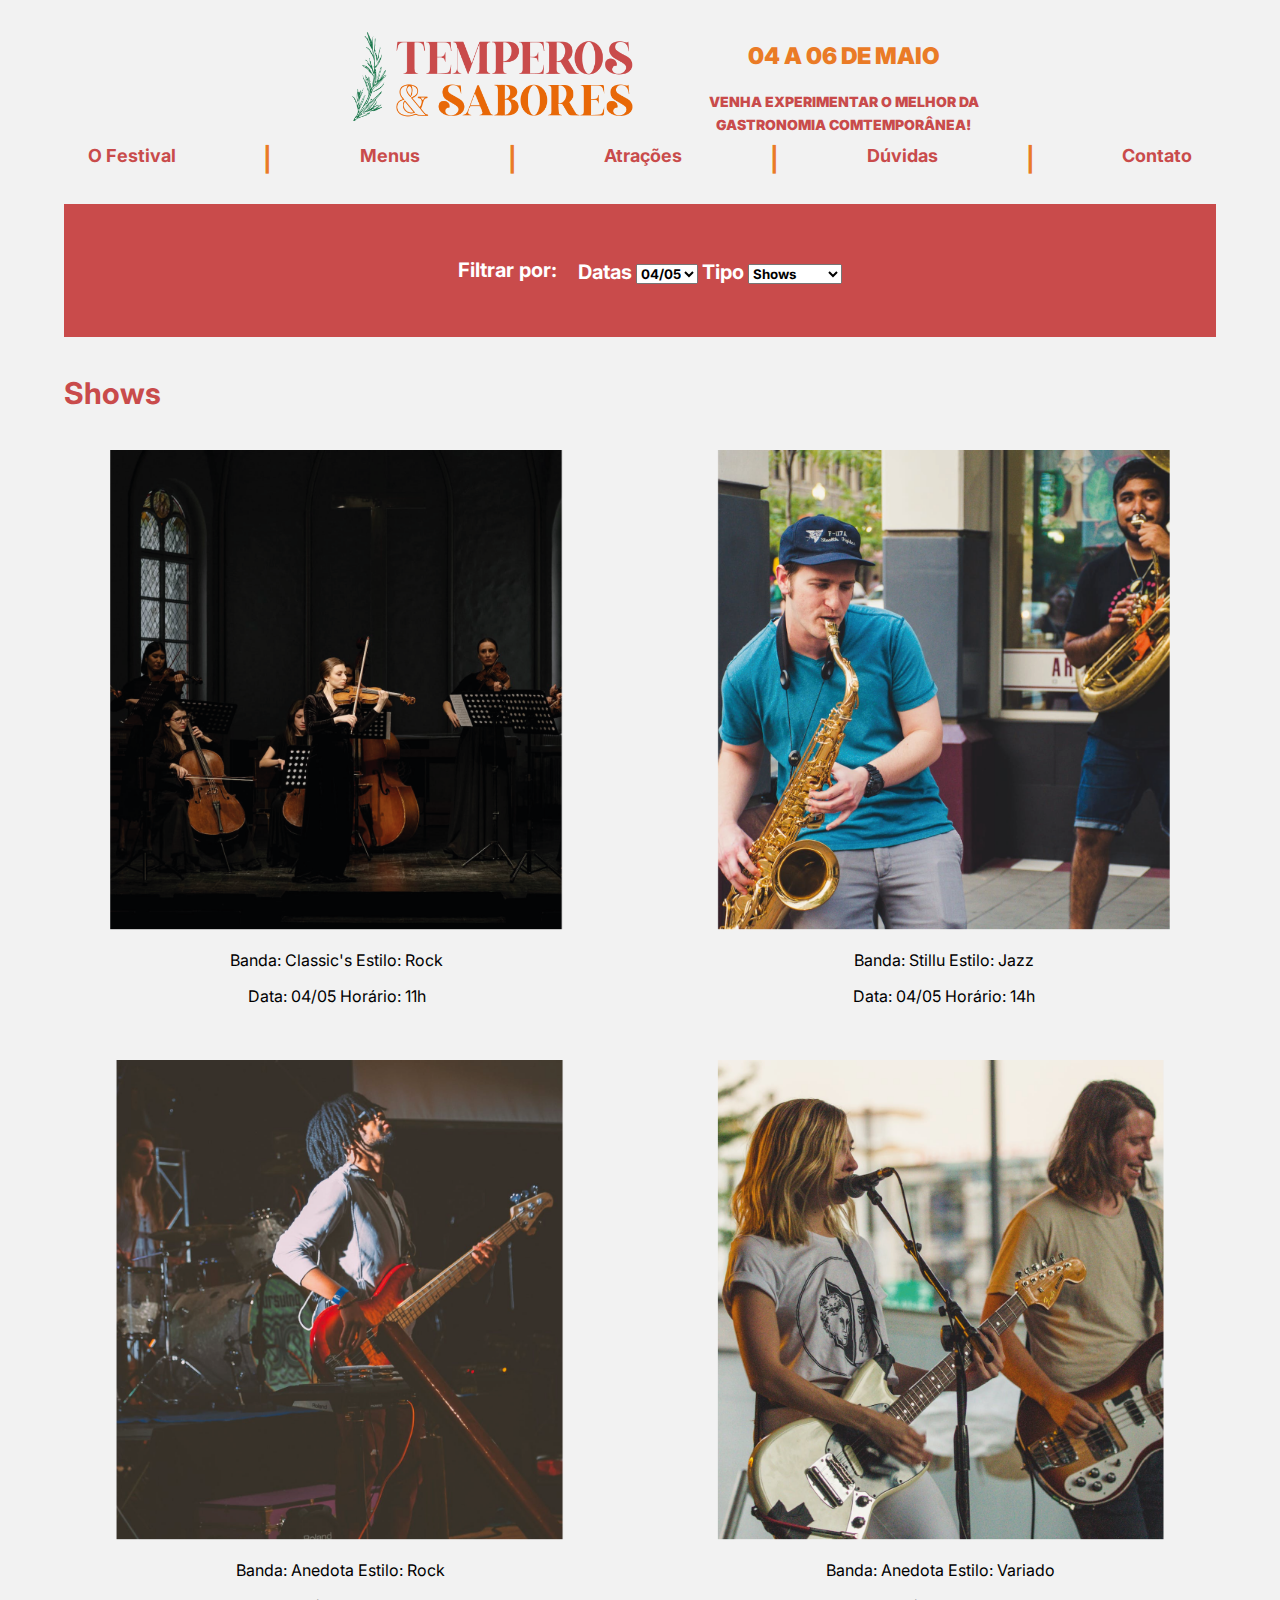
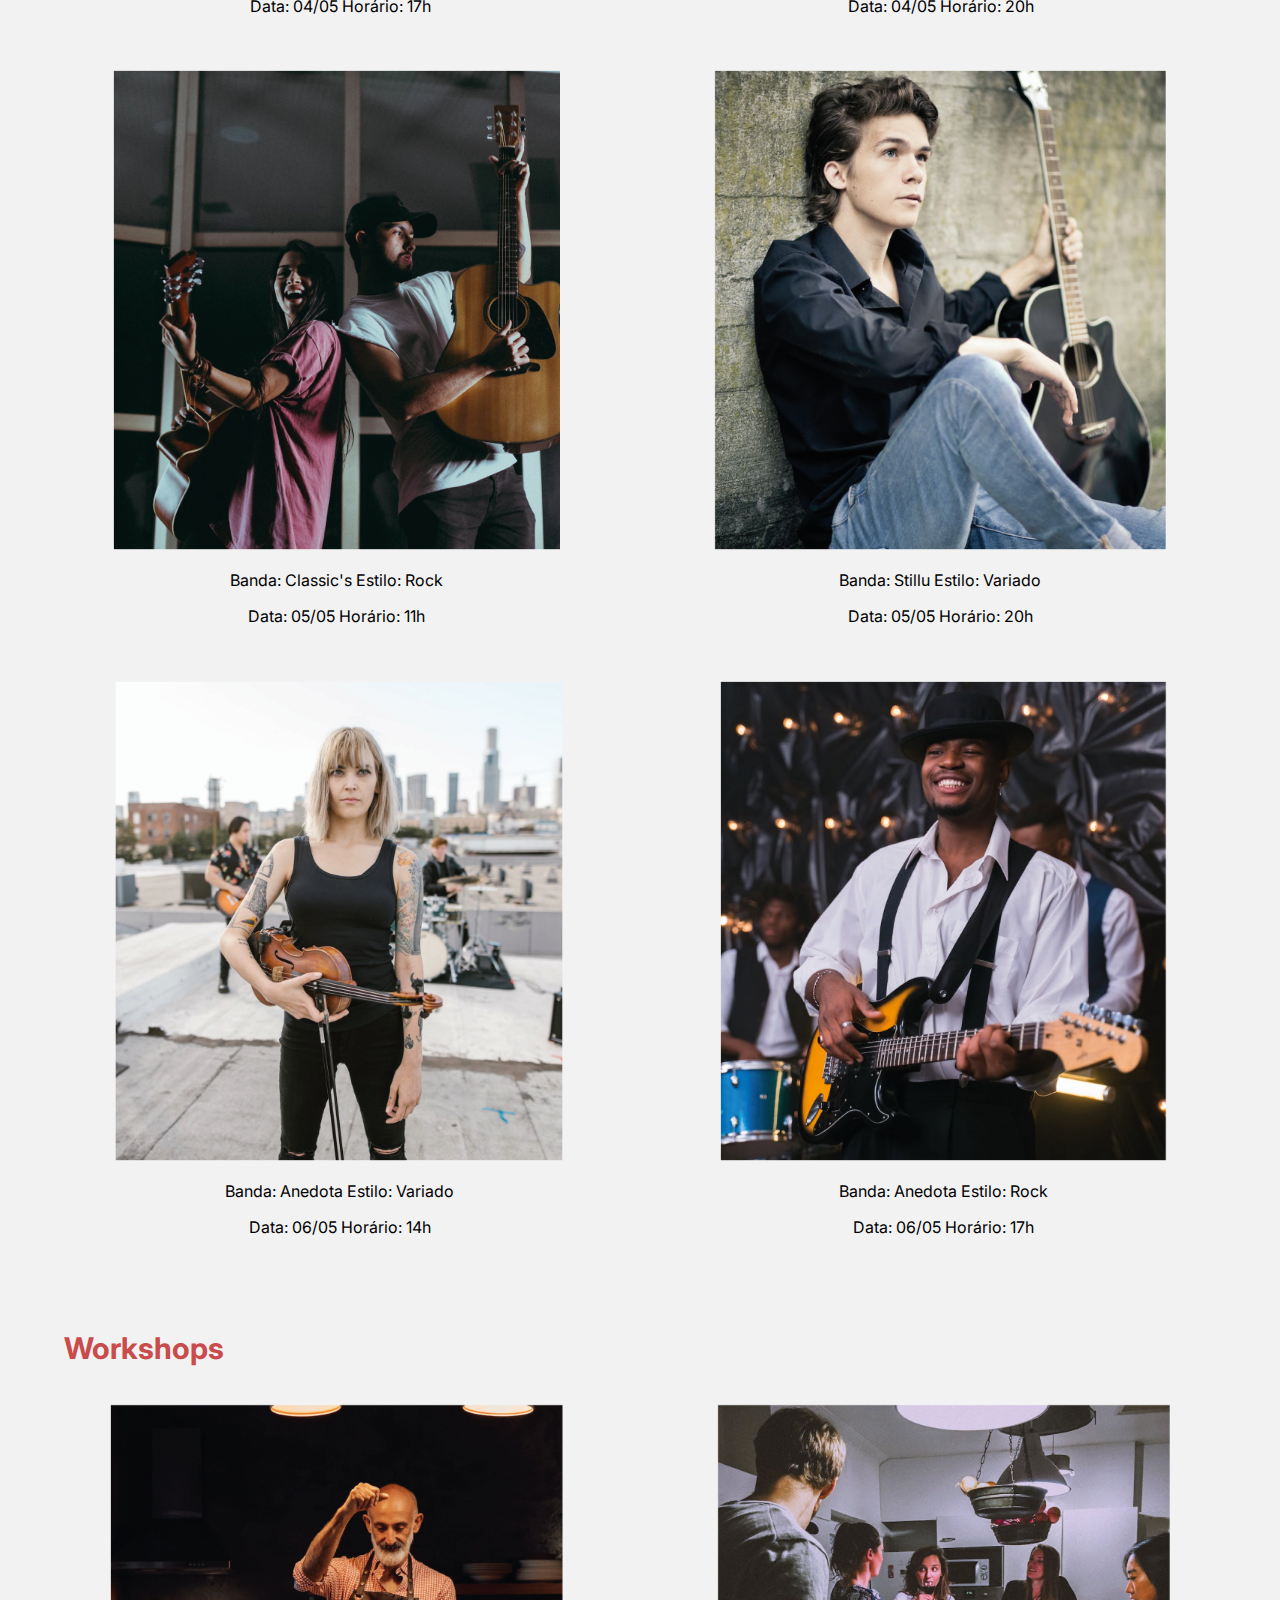
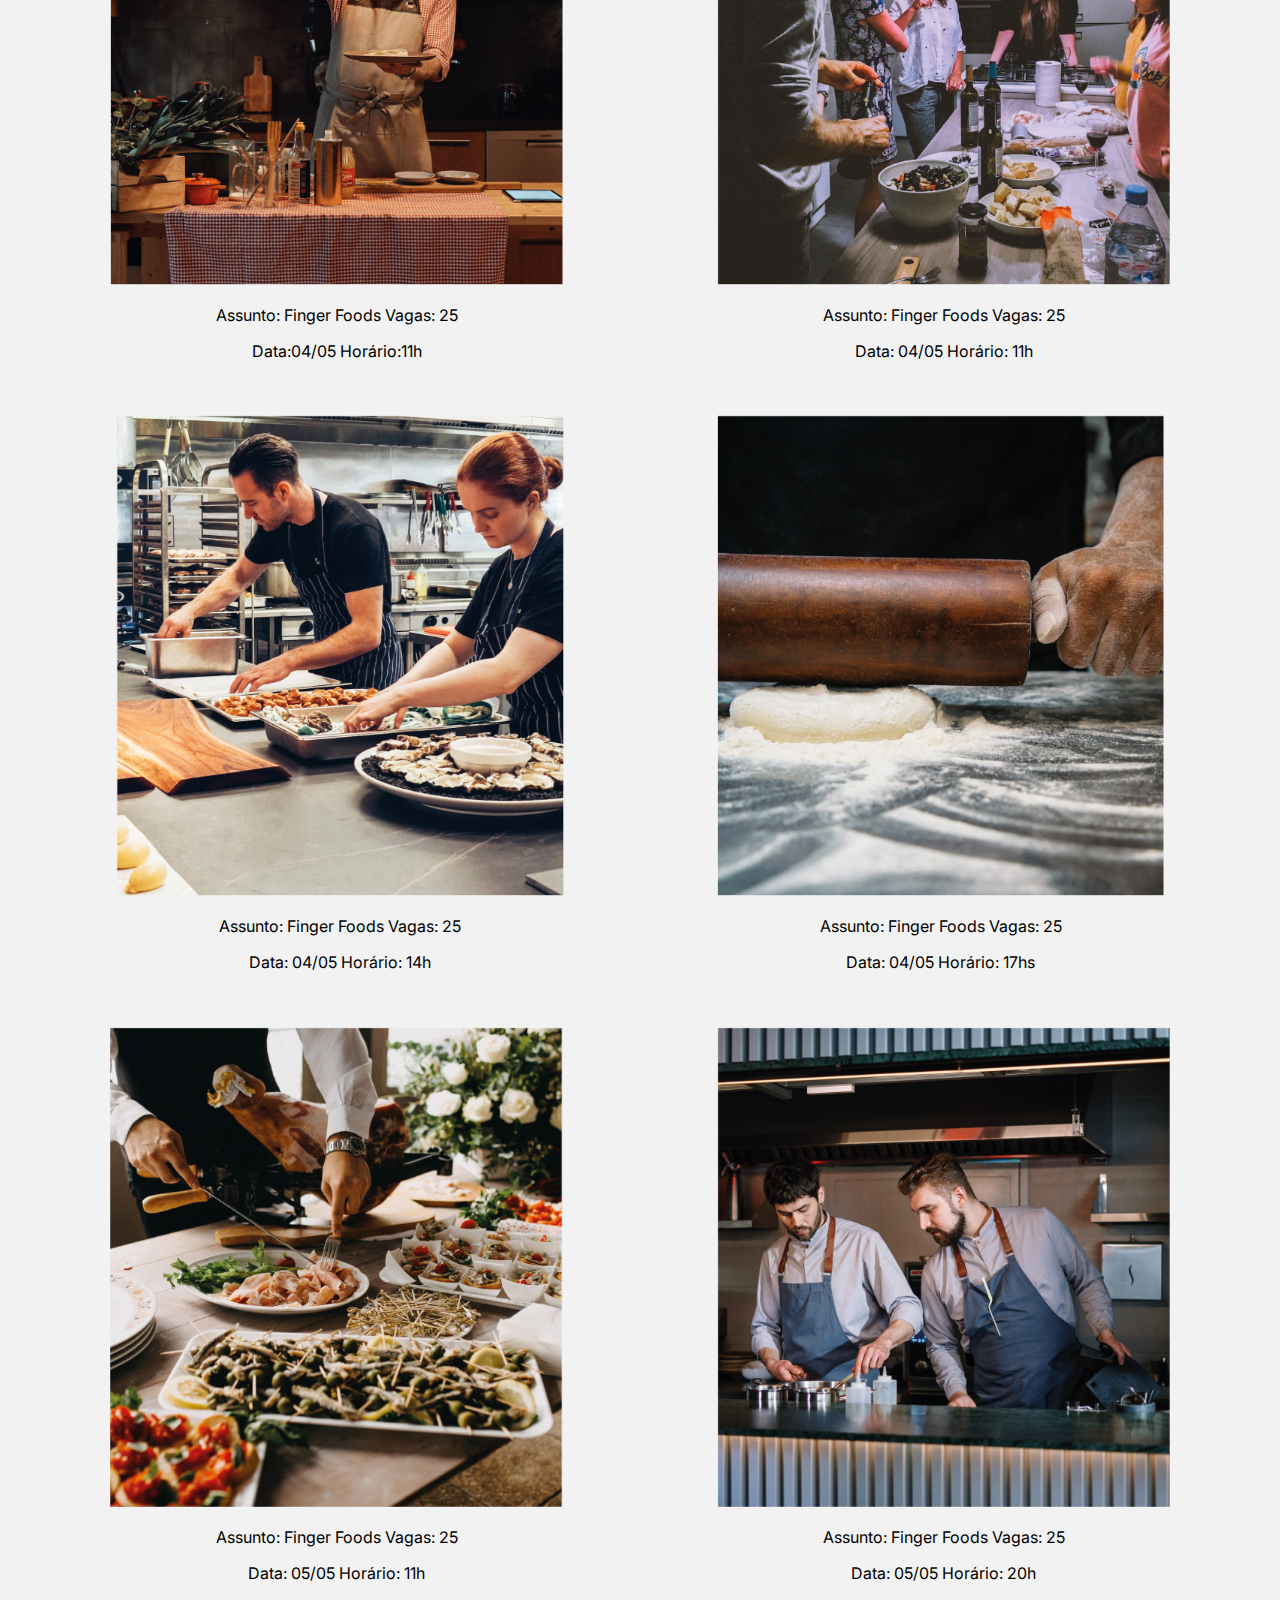
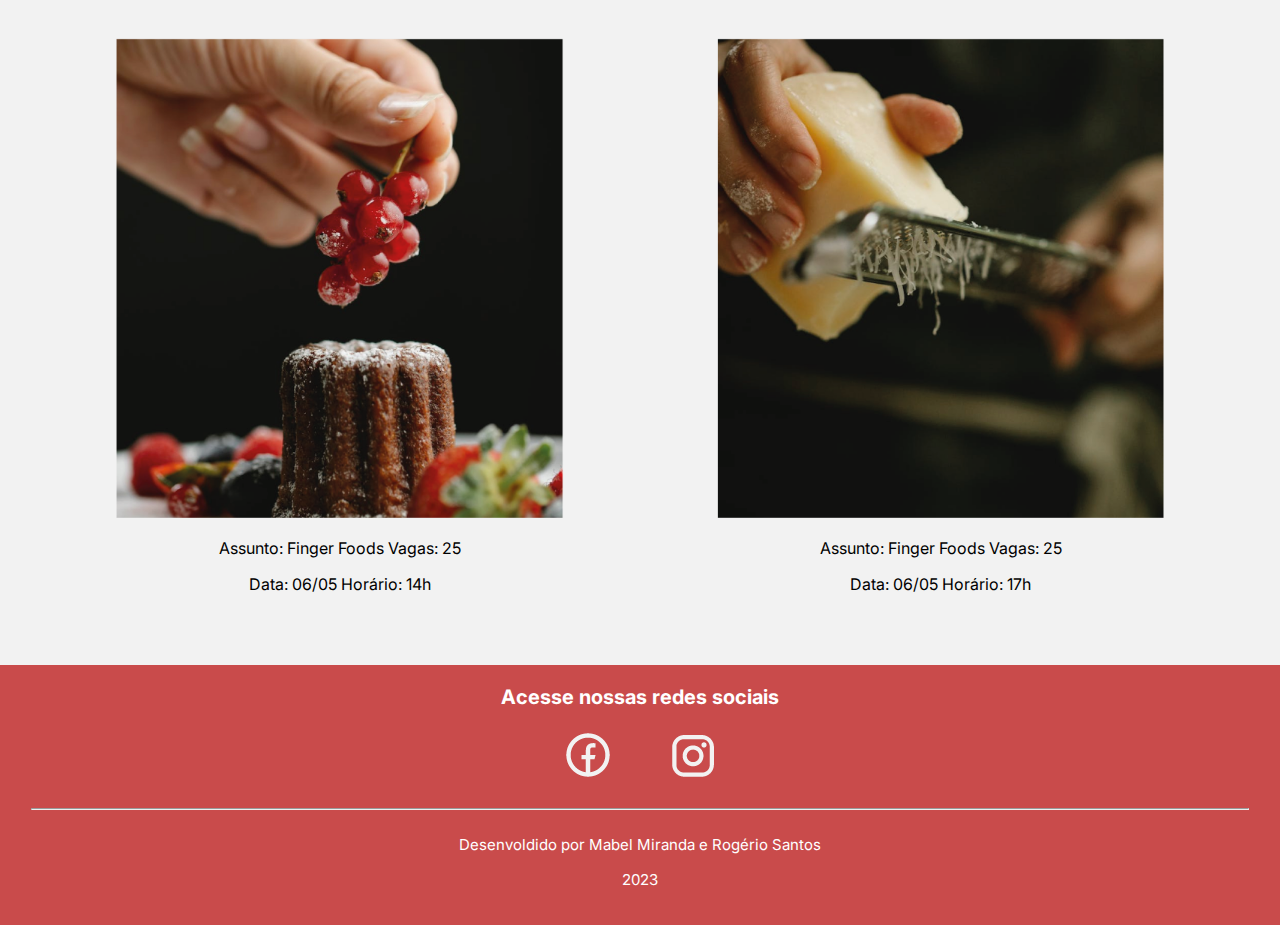
<file: atracoes.html>
<!DOCTYPE html>
<html lang="pt-br">

<head>
    <meta charset="UTF-8">
    <meta http-equiv="X-UA-Compatible" content="IE=edge">
    <meta name='viewport' content='width=device-width, initial-scale=1, maximum-scale=1, minimum-scale=1'>
    <title>Festival Gastronômico Temperos & Sabores</title>
    <meta name="keywords" content="comida, bebida, festival, evento, gastronomia">
    <meta name="description" content="site sobre comidas e bebidas, festival gastronômico, evento gastronômico">
    <link rel="stylesheet" href="styles/atracoes.css">
    <link rel="preconnect" href="https://fonts.googleapis.com">
    <link rel="preconnect" href="https://fonts.gstatic.com" crossorigin>
    <link href="https://fonts.googleapis.com/css2?family=Inter&display=swap" rel="stylesheet">
</head>

<body>

    <header class="cabecalho">

        <div class="containerLogo">
            <a href="index.html">
                <img class="logo" src="imagens/logotipo.png" alt="logotipo do site" />
            </a>
        </div>

        <div class="containerApresentacao">
            <p class="data"><strong>04 A 06 DE MAIO</strong></p>
            <span class="texto"><strong>VENHA EXPERIMENTAR O MELHOR DA<p>GASTRONOMIA COMTEMPORÂNEA!</strong></p></span>
        </div>

    </header>

    <main class="containerCorpo">

        <nav class="containerNav">
            <span class="menuNav"><b><a class="link" href="ofestival.html">O Festival</a></b></span><span
                class="barraNav">|</span>
            <span class="menuNav"><b><a class="link" href="menus.html">Menus</a></b></span><span
                class="barraNav">|</span>
            <span class="menuNav"><b><a class="link" href="atracoes.html">Atrações</a></b></span><span
                class="barraNav">|</span>
            <span class="menuNav"><b><a class="link" href="duvidas.html">Dúvidas</a></b></span><span
                class="barraNav">|</span>
            <span class="menuNav"><b><a class="link" href="contato.html">Contato</a></b></span>
        </nav>

        <section>

            <div class="seletor">
                <form class="filtro">
                    <fieldset>
                        <p class="filtrar">Filtrar por:</p>
                        <div class="containerFiltrar">
                            <label class="datas" for="datas">Datas</label>
                            <select name="datas" id="selecionarDatas">
                                <option value="quatro">04/05</option>
                                <option value="cinco">05/05</option>
                                <option value="seis">06/05</option>
                            </select>

                            <label class="tipos" for="tipo">Tipo</label>
                            <select name="tipo" id="selecionarTipos">
                                <option value="show">Shows</option>
                                <option value="workshop">Workshops</option>
                            </select>
                        </div>
                    </fieldset>
                </form><br>
            </div>

        </section>

        <section>

            <div>
                <h1 class="titulo">Shows</h1>
            </div>

            <div class="menuGrade">
                <article class="imagens">
                    <img class="imgShows" src="imagens/menuShows1.png" alt="músico músicos banda" />
                    <p class="descricao">Banda: Classic's Estilo: Rock</p>
                    <p class="descricao">Data: 04/05 Horário: 11h</p>
                </article>

                <article class="imagens">
                    <img class="imgShows" src="imagens/menuShows2.png" alt="músico músicos banda" />
                    <p class="descricao">Banda: Stillu Estilo: Jazz</p>
                    <p class="descricao">Data: 04/05 Horário: 14h</p>
                </article>

                <article class="imagens">
                    <img class="imgShows" src="imagens/menuShows3.png" alt="músico músicos banda" />
                    <p class="descricao">Banda: Anedota Estilo: Rock</p>
                    <p class="descricao">Data: 04/05 Horário: 17h</p>
                </article>

                <article class="imagens">
                    <img class="imgShows" src="imagens/menuShows4.png" alt="músico músicos banda" />
                    <p class="descricao">Banda: Anedota Estilo: Variado</p>
                    <p class="descricao">Data: 04/05 Horário: 20h</p>
                </article>

                <article class="imagens">
                    <img class="imgShows" src="imagens/menuShows5.png" alt="músico músicos banda" />
                    <p class="descricao">Banda: Classic's Estilo: Rock</p>
                    <p class="descricao">Data: 05/05 Horário: 11h</p>
                </article>

                <article class="imagens">
                    <img class="imgShows" src="imagens/menuShows6.png" alt="músico músicos banda" />
                    <p class="descricao">Banda: Stillu Estilo: Variado</p>
                    <p class="descricao">Data: 05/05 Horário: 20h</p>
                </article>

                <article class="imagens">
                    <img class="imgShows" src="imagens/menuShows7.png" alt="músico músicos banda" />
                    <p class="descricao">Banda: Anedota Estilo: Variado</p>
                    <p class="descricao">Data: 06/05 Horário: 14h</p>
                </article>

                <article class="imagens">
                    <img class="imgShows" src="imagens/menuShows8.png" alt="músico músicos banda" />
                    <p class="descricao">Banda: Anedota Estilo: Rock</p>
                    <p class="descricao">Data: 06/05 Horário: 17h</p>
                </article>
            </div>

            <div>
                <h1 class="titulo">Workshops</h1>
            </div>

            <div class="menuGrade">
                <article class="imagens">
                    <img class="imgWorkshops" src="imagens/menuWorkshops1.png" alt="finger food workshop" />
                    <p class="descricao">Assunto: Finger Foods Vagas: 25</p>
                    <p class="descricao">Data:04/05 Horário:11h </p>
                </article>

                <article class="imagens">
                    <img class="imgWorkshops" src="imagens/menuWorkshops2.png" alt="finger food workshop" />
                    <p class="descricao">Assunto: Finger Foods Vagas: 25</p>
                    <p class="descricao">Data: 04/05 Horário: 11h</p>
                </article>

                <article class="imagens">
                    <img class="imgWorkshops" src="imagens/menuWorkshops3.png" alt="finger food workshop" />
                    <p class="descricao">Assunto: Finger Foods Vagas: 25</p>
                    <p class="descricao">Data: 04/05 Horário: 14h</p>
                </article>

                <article class="imagens">
                    <img class="imgWorkshops" src="imagens/menuWorkshops4.png" alt="finger food workshop" />
                    <p class="descricao">Assunto: Finger Foods Vagas: 25</p>
                    <p class="descricao">Data: 04/05 Horário: 17hs</p>
                </article>

                <article class="imagens">
                    <img class="imgWorkshops" src="imagens/menuWorkshops5.png" alt="finger food workshop" />
                    <p class="descricao">Assunto: Finger Foods Vagas: 25</p>
                    <p class="descricao">Data: 05/05 Horário: 11h</p>
                </article>

                <article class="imagens">
                    <img class="imgWorkshops" src="imagens/menuWorkshops6.png" alt="finger food workshop" />
                    <p class="descricao">Assunto: Finger Foods Vagas: 25</p>
                    <p class="descricao">Data: 05/05 Horário: 20h</p>
                </article>

                <article class="imagens">
                    <img class="imgWorkshops" src="imagens/menuWorkshops7.png" alt="finger food workshop" />
                    <p class="descricao">Assunto: Finger Foods Vagas: 25</p>
                    <p class="descricao">Data: 06/05 Horário: 14h</p>
                </article>

                <article class="imagens">
                    <img class="imgWorkshops" src="imagens/menuWorkshops8.png" alt="finger food workshop" />
                    <p class="descricao">Assunto: Finger Foods Vagas: 25</p>
                    <p class="descricao">Data: 06/05 Horário: 17h</p>
                </article>
            </div>

        </section>

    </main>

    <footer class="rodape">

        <div class="selosRodape">
            <h2 class="tituloRodape">Acesse nossas redes sociais</h2>
            <img class="iconUm" src="imagens/facebookIcon.png" alt="ícone do facebook" />
            <img class="iconDois" src="imagens/instagramIcon.png" alt="ícone do instagram" />
            <hr>
            <p class="textoRodapeUm">Desenvoldido por Mabel Miranda e Rogério Santos</p>
            <p class="textoRodapeDois">2023</p>
        </div>

    </footer>

</body>

</html>
</file>
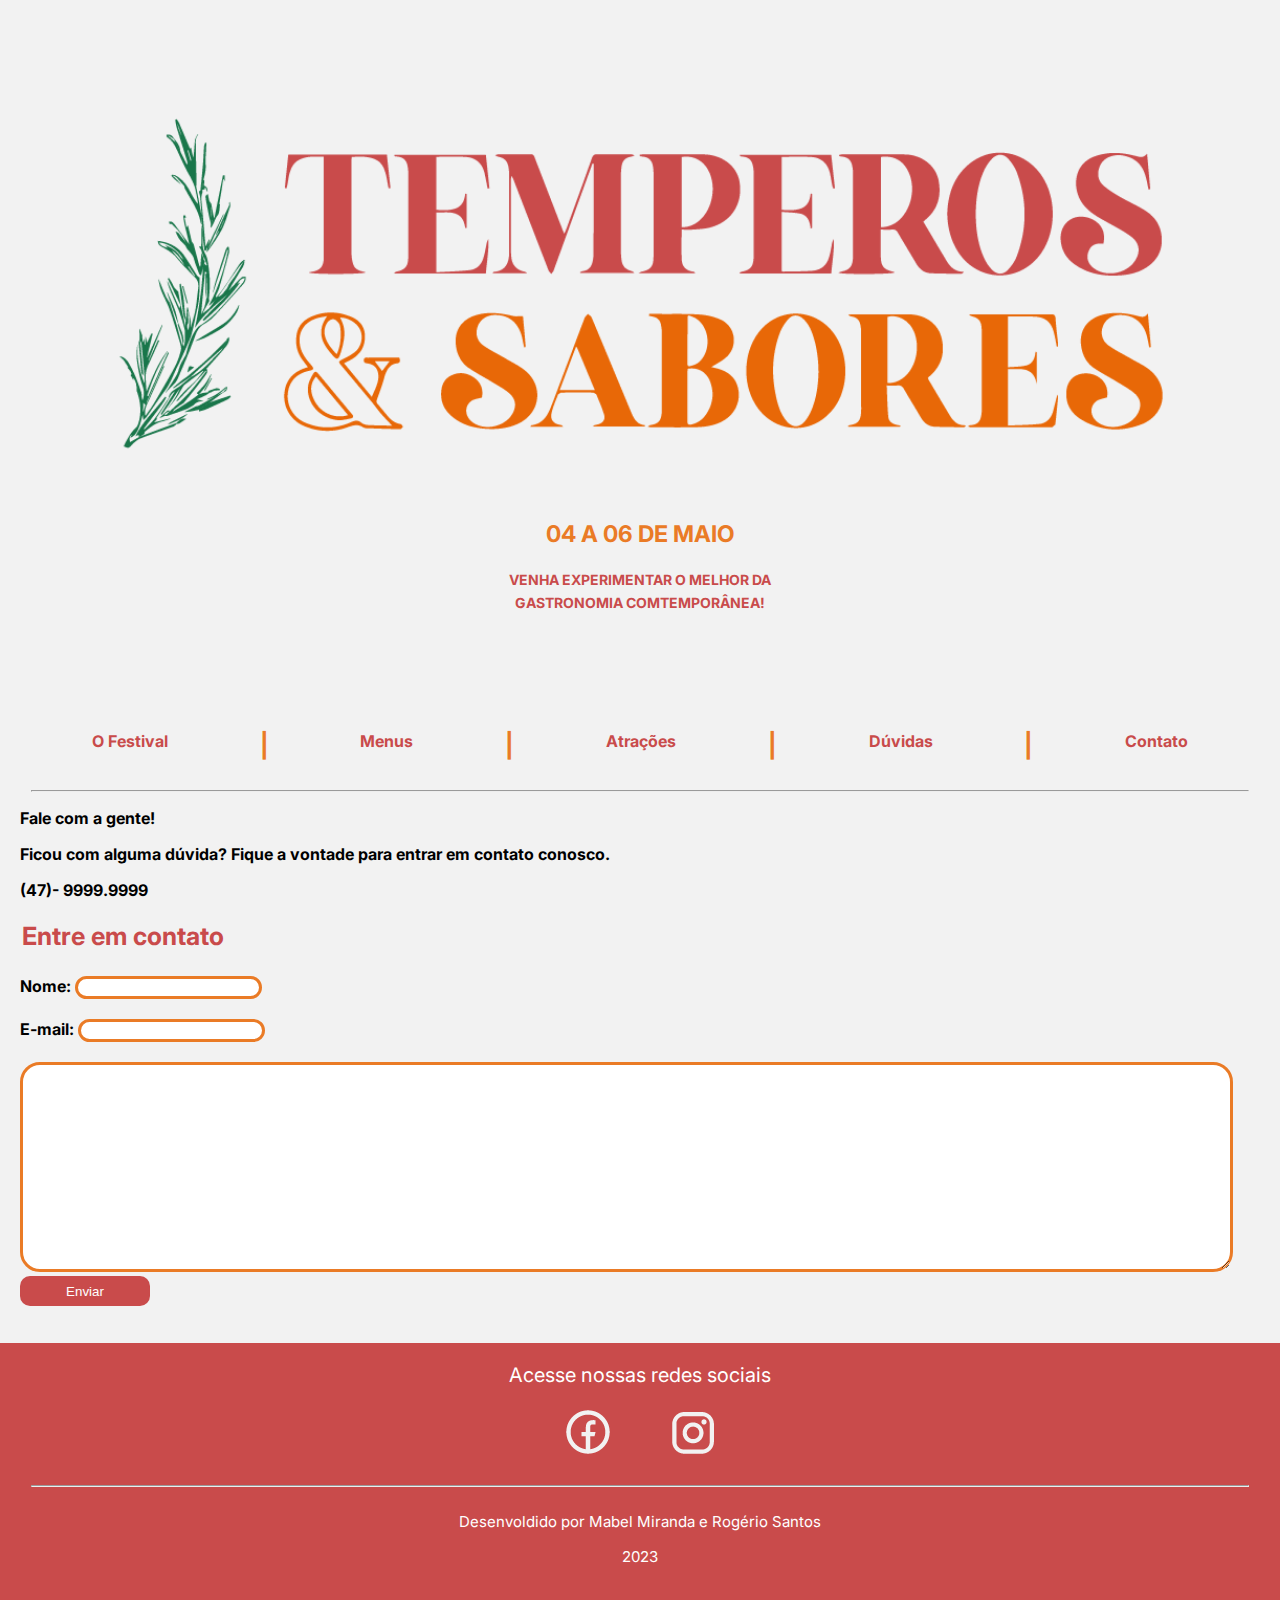
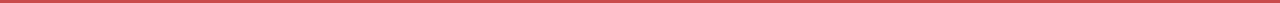
<file: contato.html>
<!DOCTYPE html>
<html lang="pt-br">

<head>
    <meta charset="UTF-8">
    <meta http-equiv="X-UA-Compatible" content="IE=edge">
    <meta name='viewport' content='width=device-width, initial-scale=1, maximum-scale=1, minimum-scale=1'>
    <title>Festival Gastronômico Temperos & Sabores</title>
    <meta name="keywords" content="comida, bebida, festival, evento, gastronomia">
    <meta name="description" content="site sobre comidas e bebidas, festival gastronômico, evento gastronômico">
    <link rel="stylesheet" href="styles/contato.css">
    <link rel="preconnect" href="https://fonts.googleapis.com">
    <link rel="preconnect" href="https://fonts.gstatic.com" crossorigin>
    <link href="https://fonts.googleapis.com/css2?family=Inter:wght@300&display=swap" rel="stylesheet">
</head>

<body>

    <header class="cabecalho">

        <div>
            <a class="containerLogo" href="index.html">
                <img class="logo" src="imagens/logotipo.png" alt="logotipo do site" />
            </a>
        </div>

        <div class="containerApresentacao">
            <p class="data">04 A 06 DE MAIO</p>
            <span class="texto">VENHA EXPERIMENTAR O MELHOR DA<p>GASTRONOMIA COMTEMPORÂNEA!</p></span>
        </div>

    </header>

    <main class="containerCorpo">

        <nav class="containerNav">
            <span class="menuNav"><b><a class="link" href="ofestival.html">O Festival</a></b></span><span
            class="barraNav">|</span>
            <span class="menuNav"><b><a class="link" href="menus.html">Menus</a></b></span><span
            class="barraNav">|</span>
            <span class="menuNav"><b><a class="link" href="atracoes.html">Atrações</a></b></span><span
            class="barraNav">|</span>
            <span class="menuNav"><b><a class="link" href="duvidas.html">Dúvidas</a></b></span><span
            class="barraNav">|</span>
            <span class="menuNav"><b><a class="link" href="contato.html">Contato</a></b></span>
        </nav>
        <hr>

        <section class="secaoDois">

            <div class="containerContato">
                <p class="textoContUm">Fale com a gente!</p>
                <p class="textoContDois">Ficou com alguma dúvida? Fique a vontade para entrar em contato conosco.</p>
                <p class="textoContTres">(47)- 9999.9999</p>
            </div>

            <div>
                <form class="caixaContato">
                    <legend>
                        <h2 class="tituloContato">Entre em contato</h2>
                    </legend>
                    <label class="caixaNome" for="nome">Nome:</label>
                    <input class="nome" name="nome" type="text">
                    <br><br>
                    <label class="caixaEmail" for="email">E-mail:</label>
                    <input class="email" name="email" type="text">
                    <br><br>
                    <textarea class="caixaTexto" name="caixaTexto" cols="80" rows="15"></textarea>
                    <button class="botao">Enviar</button>
                </form>
            </div>

        </section>

    </main>

    <footer class="rodape">

        <div class="selosRodape">
            <h2 class="tituloRodape">Acesse nossas redes sociais</h2>
            <img class="iconUm" src="imagens/facebookIcon.png" alt="ícone do facebook" />
            <img class="iconDois" src="imagens/instagramIcon.png" alt="ícone do instagram" />
            <hr>
            <p class="textoRodapeUm">Desenvoldido por Mabel Miranda e Rogério Santos</p>
            <p class="textoRodapeDois">2023</p>
        </div>

    </footer>

</body>

</html>
</file>
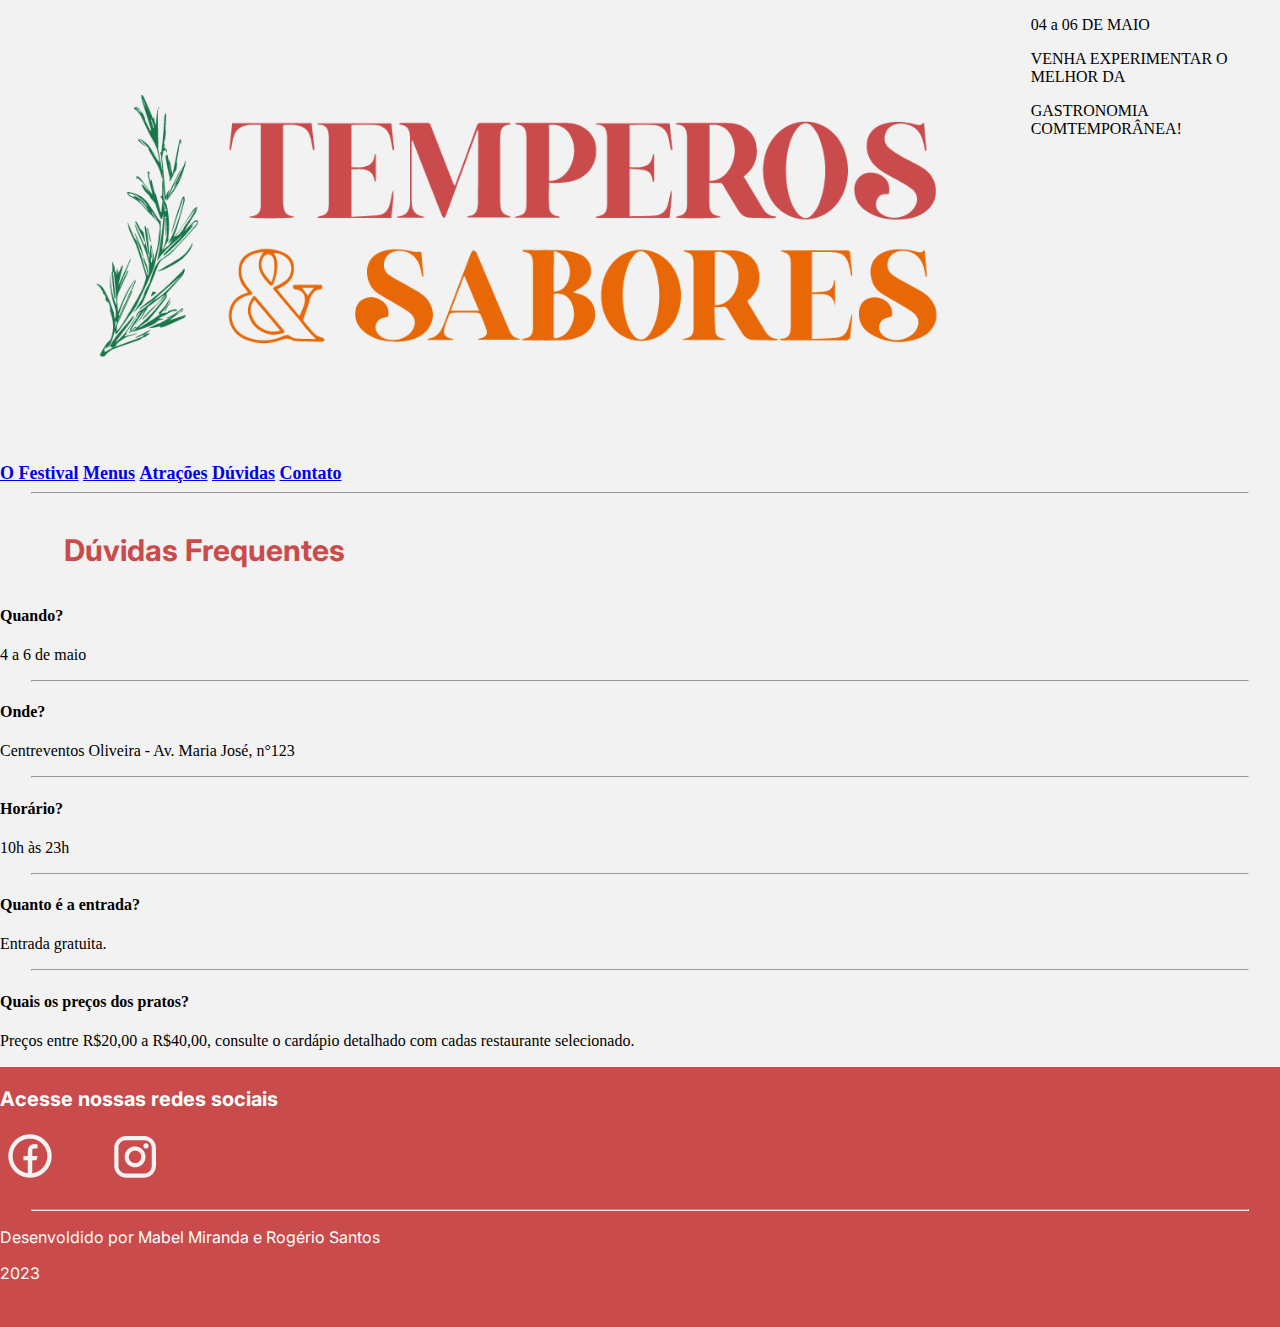
<file: duvidas.html>
<!DOCTYPE html>
<html lang="pt-br">

<head>
    <meta charset="UTF-8">
    <meta http-equiv="X-UA-Compatible" content="IE=edge">
    <meta name="viewport" content="width=device-width, initial-scale=1.0">
    <title>Festival Gastronômico Temperos & Sabores</title>
    <meta name="keywords" content="comida, bebida, festival, evento, gastronomia">
    <meta name="description" content="site sobre comidas e bebidas, festival gastronômico, evento gastronômico">
    <link rel="stylesheet" href="styles/duvidas.css">
    <link rel="preconnect" href="https://fonts.googleapis.com">
    <link rel="preconnect" href="https://fonts.gstatic.com" crossorigin>
    <link href="https://fonts.googleapis.com/css2?family=Inter:wght@300&display=swap" rel="stylesheet">
</head>

<body>

    <header>

        <div>
            <a href="index.html">
                <img class="logo" src="imagens/logotipo.png" alt="logotipo do site" />
            </a>
        </div>

        <div>
            <p>04 a 06 DE MAIO</p>
            <span>VENHA EXPERIMENTAR O MELHOR DA<p>GASTRONOMIA COMTEMPORÂNEA!</p></span>
        </div>

    </header>

    <main>

        <nav class="menuNav">
            <span><b><a href="ofestival.html">O Festival</a></b></span>
            <span><b><a href="menus.html">Menus</a></b></span>
            <span><b><a href="atracoes.html">Atrações</a></b></span>
            <span><b><a href="duvidas.html">Dúvidas</a></b></span>
            <span><b><a href="contato.html">Contato</a></b></span>
        </nav>
        <hr>

        <section>

            <div>
                <h1 class="titulo">Dúvidas Frequentes</h1>
            </div>

            <div>
                <h4>Quando?</h4>
                <p>4 a 6 de maio</p>
                <hr>

                <h4>Onde?</h4>
                <p>Centreventos Oliveira - Av. Maria José, n°123</p>
                <hr>

                <h4>Horário?</h4>
                <p>10h às 23h</p>
                <hr>

                <h4>Quanto é a entrada?</h4>
                <p>Entrada gratuita.</p>
                <hr>

                <h4>Quais os preços dos pratos?</h4>
                <p>Preços entre R$20,00 a R$40,00, consulte o cardápio detalhado com cadas restaurante selecionado.</p>

            </div>

        </section>

    </main>

    <footer>

        <div class="selosRodape">
            <h2 class="tituloRodape">Acesse nossas redes sociais</h2>
            <img class="iconUm" src="imagens/facebookIcon.png" alt="ícone do facebook" />
            <img class="iconDois" src="imagens/instagramIcon.png" alt="ícone do instagram" />
            <hr>
        </div>

        <div class="textoRodape">
            <p>Desenvoldido por Mabel Miranda e Rogério Santos</p>
            <p>2023</p>
        </div>

    </footer>

</body>

</html>
</file>
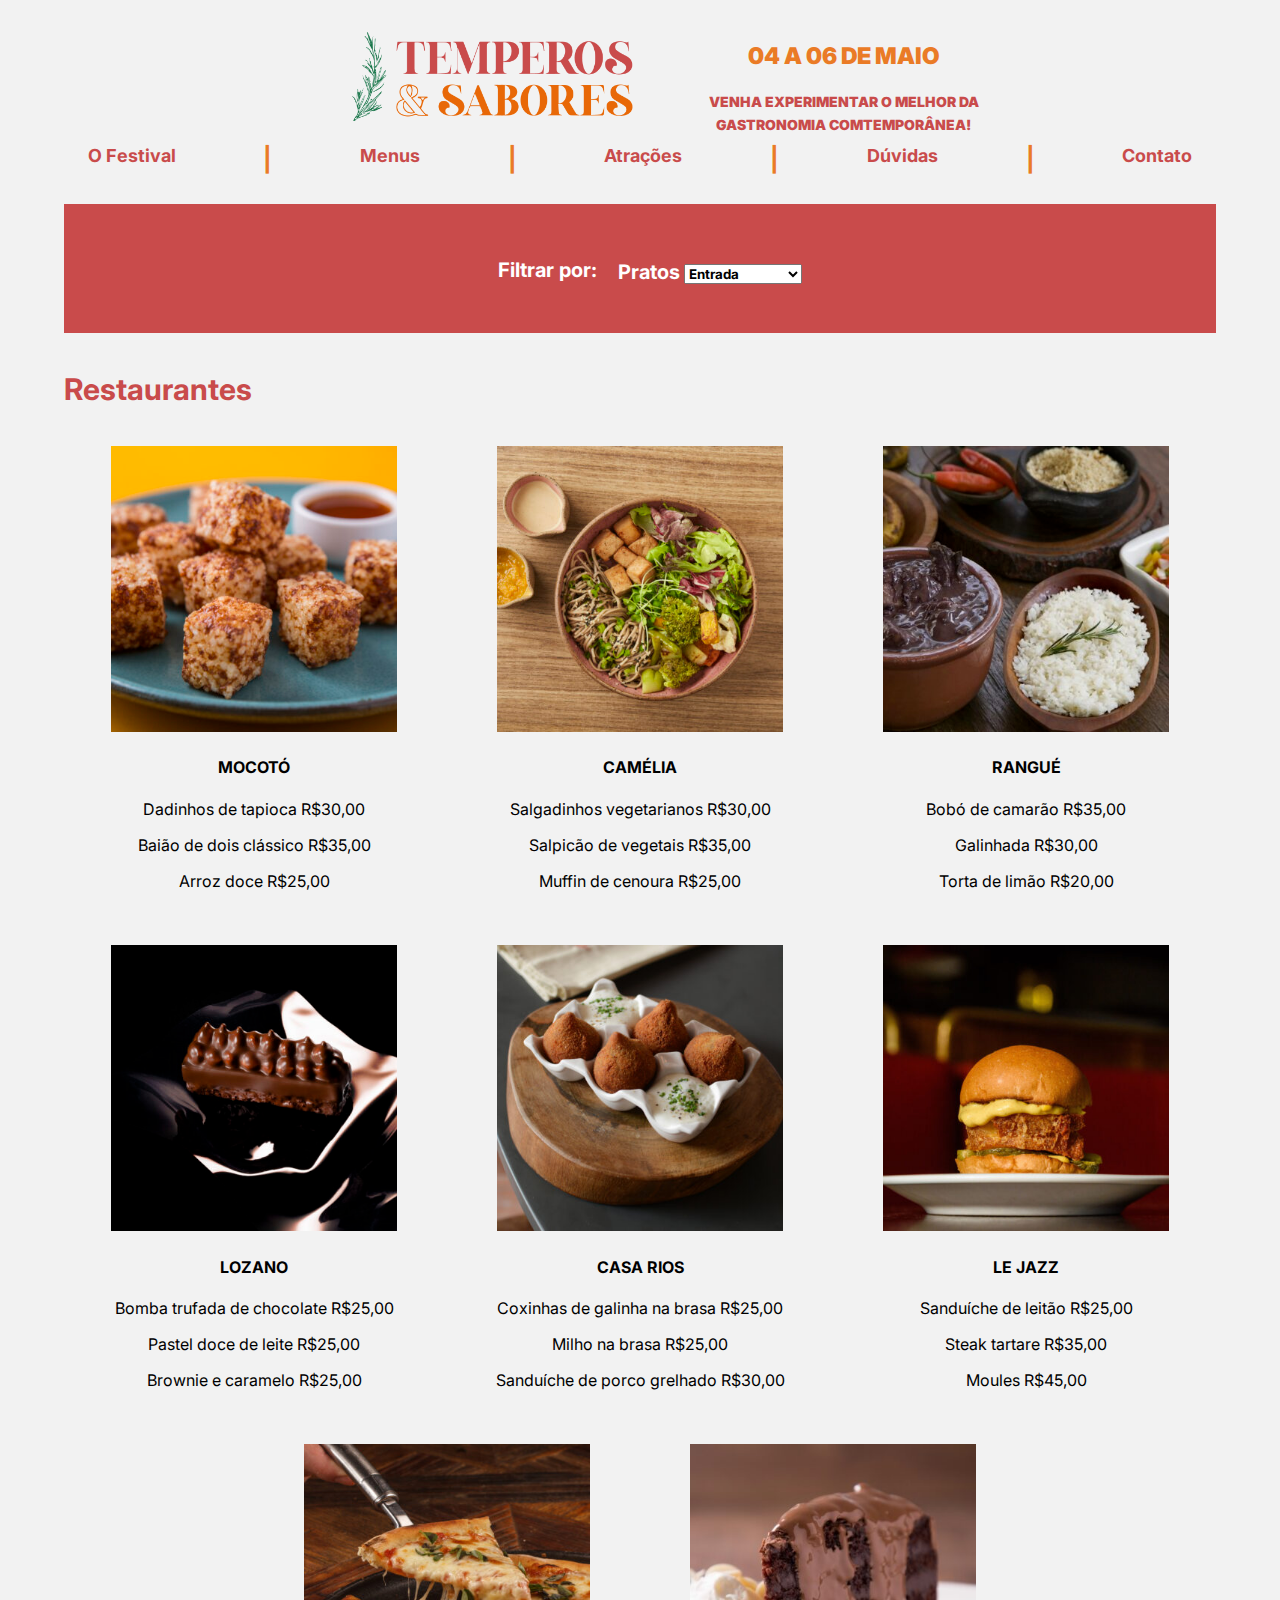
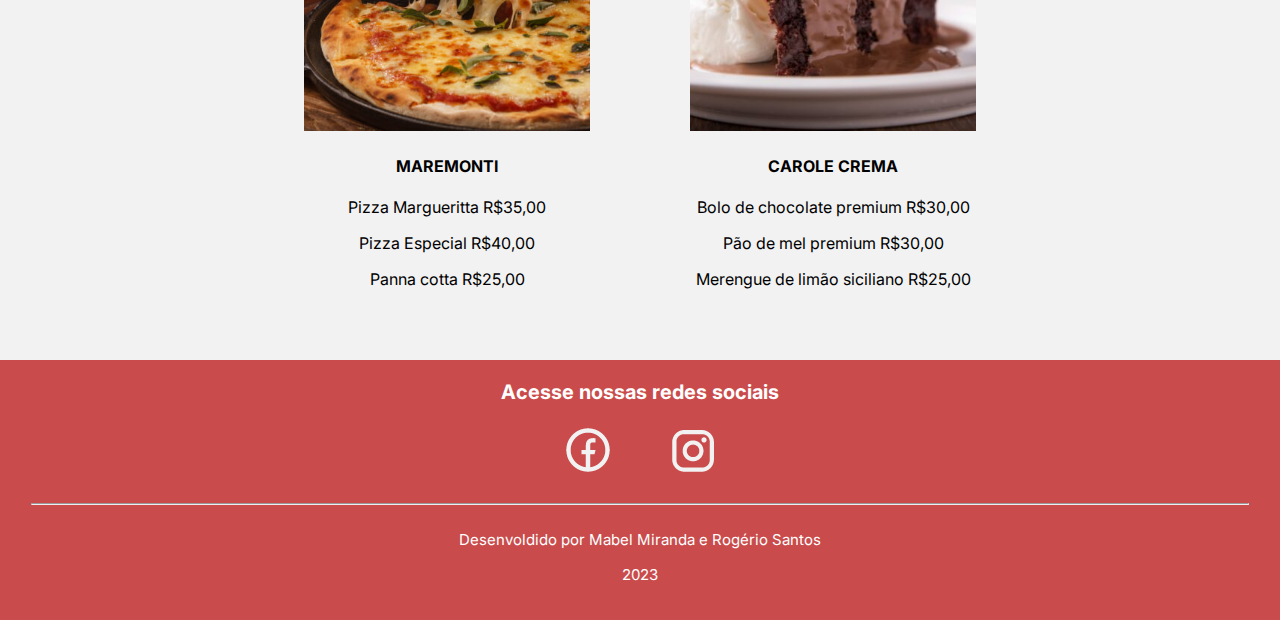
<file: menus.html>
<!DOCTYPE html>
<html lang="pt-br">

<head>
    <meta charset="UTF-8">
    <meta http-equiv="X-UA-Compatible" content="IE=edge">
    <meta name='viewport' content='width=device-width, initial-scale=1, maximum-scale=1, minimum-scale=1'>
    <title>Festival Gastronômico Temperos & Sabores</title>
    <meta name="keywords" content="comida, bebida, festival, evento, gastronomia">
    <meta name="description" content="site sobre comidas e bebidas, festival gastronômico, evento gastronômico">
    <link rel="stylesheet" href="styles/menus.css">
    <link rel="preconnect" href="https://fonts.googleapis.com">
    <link rel="preconnect" href="https://fonts.gstatic.com" crossorigin>
    <link href="https://fonts.googleapis.com/css2?family=Inter&display=swap" rel="stylesheet">
</head>

<body>

    <header class="cabecalho">

        <div class="containerLogo">
            <a href="index.html">
                <img class="logo" src="imagens/logotipo.png" alt="logotipo do site" />
            </a>
        </div>

        <div class="containerApresentacao">
            <p class="data"><strong>04 A 06 DE MAIO</strong></p>
            <span class="texto"><strong>VENHA EXPERIMENTAR O MELHOR DA<p>GASTRONOMIA COMTEMPORÂNEA!</strong></p></span>
        </div>

    </header>

    <main class="containerCorpo">

        <nav class="containerNav">
            <span class="menuNav"><b><a class="link" href="ofestival.html">O Festival</a></b></span><span
                class="barraNav">|</span>
            <span class="menuNav"><b><a class="link" href="menus.html">Menus</a></b></span><span
                class="barraNav">|</span>
            <span class="menuNav"><b><a class="link" href="atracoes.html">Atrações</a></b></span><span
                class="barraNav">|</span>
            <span class="menuNav"><b><a class="link" href="duvidas.html">Dúvidas</a></b></span><span
                class="barraNav">|</span>
            <span class="menuNav"><b><a class="link" href="contato.html">Contato</a></b></span>
        </nav>

        <section>

            <div class="seletor">
                <form class="filtro">
                    <fieldset>
                        <p class="filtrar">Filtrar por:</p>
                        <div class="containerFiltrar">
                            <label class="pratos" for="pratos">Pratos</label>
                            <select name="pratos" id="selecionarPratos">
                                <option value="entrada">Entrada</option>
                                <option value="principal">Prato Principal</option>
                                <option value="sobremesa">Sobremesa</option>
                            </select>
                        </div>
                    </fieldset>
                </form>
            </div>

        </section>

        <section>

            <div>
                <h1 class="titulo">Restaurantes</h1>
            </div>

            <div class="menuGrade">
                <article class="imagens">
                    <img class="imgPratos" src="imagens/Dadinhos-de-Tapioca-Mocoto.png"
                        alt="dadinhos de tapioca mocoto" />
                    <h4 class="descricao">MOCOTÓ</h4>
                    <p class="descricao">Dadinhos de tapioca R$30,00</p>
                    <p class="descricao">Baião de dois clássico R$35,00</p>
                    <p class="descricao">Arroz doce R$25,00</p>
                </article>

                <article class="imagens">
                    <img class="imgPratos" src="imagens/Vegetariano.png" alt="vegetariano" />
                    <h4 class="descricao">CAMÉLIA</h4>
                    <P class="descricao">Salgadinhos vegetarianos R$30,00</P>
                    <p class="descricao">Salpicão de vegetais R$35,00</p>
                    <p class="descricao">Muffin de cenoura R$25,00</p>
                </article>

                <article class="imagens">
                    <img class="imgPratos" src="imagens/Feijoada-Tradicional.png" alt="feijoada tradicional" />
                    <h4 class="descricao">RANGUÉ</h4>
                    <p class="descricao">Bobó de camarão R$35,00</p>
                    <p class="descricao">Galinhada R$30,00</p>
                    <p class="descricao">Torta de limão R$20,00</p>
                </article>

                <article class="imagens">
                    <img class="imgPratos" src="imagens/Bomba-Trufada.png" alt="bomba trufada" />
                    <h4 class="descricao">LOZANO</h4>
                    <p class="descricao">Bomba trufada de chocolate R$25,00</p>
                    <p class="descricao">Pastel doce de leite R$25,00</p>
                    <p class="descricao">Brownie e caramelo R$25,00</p>
                </article>

                <article class="imagens">
                    <img class="imgPratos" src="imagens/Coxinhas.png" alt="coxinhas" />
                    <h4 class="descricao">CASA RIOS</h4>
                    <P class="descricao">Coxinhas de galinha na brasa R$25,00</P>
                    <p class="descricao">Milho na brasa R$25,00</p>
                    <p class="descricao">Sanduíche de porco grelhado R$30,00</p>
                </article>

                <article class="imagens">
                    <img class="imgPratos" src="imagens/Sanduiche-de-Leitao-.png" alt="sanduíche de leitão" />
                    <h4 class="descricao">LE JAZZ</h4>
                    <p class="descricao">Sanduíche de leitão R$25,00</p>
                    <p class="descricao">Steak tartare R$35,00</p>
                    <p class="descricao">Moules R$45,00</p>
                </article>

                <article class="imagens">
                    <img class="imgPratos" src="imagens/Pizza-Margueritta.png" alt="pizza margueritta" />
                    <h4 class="descricao">MAREMONTI</h4>
                    <p class="descricao">Pizza Margueritta R$35,00</p>
                    <p class="descricao">Pizza Especial R$40,00</p>
                    <p class="descricao">Panna cotta R$25,00</p>
                </article>

                <article class="imagens">
                    <img class="imgPratos" src="imagens/Bolo-Chocolate.png" alt="bolo de chocolate" />
                    <h4 class="descricao">CAROLE CREMA</h4>
                    <p class="descricao">Bolo de chocolate premium R$30,00</p>
                    <p class="descricao">Pão de mel premium R$30,00</p>
                    <p class="descricao">Merengue de limão siciliano R$25,00</p>
                </article>
            </div>

        </section>

    </main>

    <footer class="rodape">

        <div class="selosRodape">
            <h2 class="tituloRodape">Acesse nossas redes sociais</h2>
            <img class="iconUm" src="imagens/facebookIcon.png" alt="ícone do facebook" />
            <img class="iconDois" src="imagens/instagramIcon.png" alt="ícone do instagram" />
            <hr>
            <p class="textoRodapeUm">Desenvoldido por Mabel Miranda e Rogério Santos</p>
            <p class="textoRodapeDois">2023</p>
        </div>

    </footer>

</body>

</html>
</file>
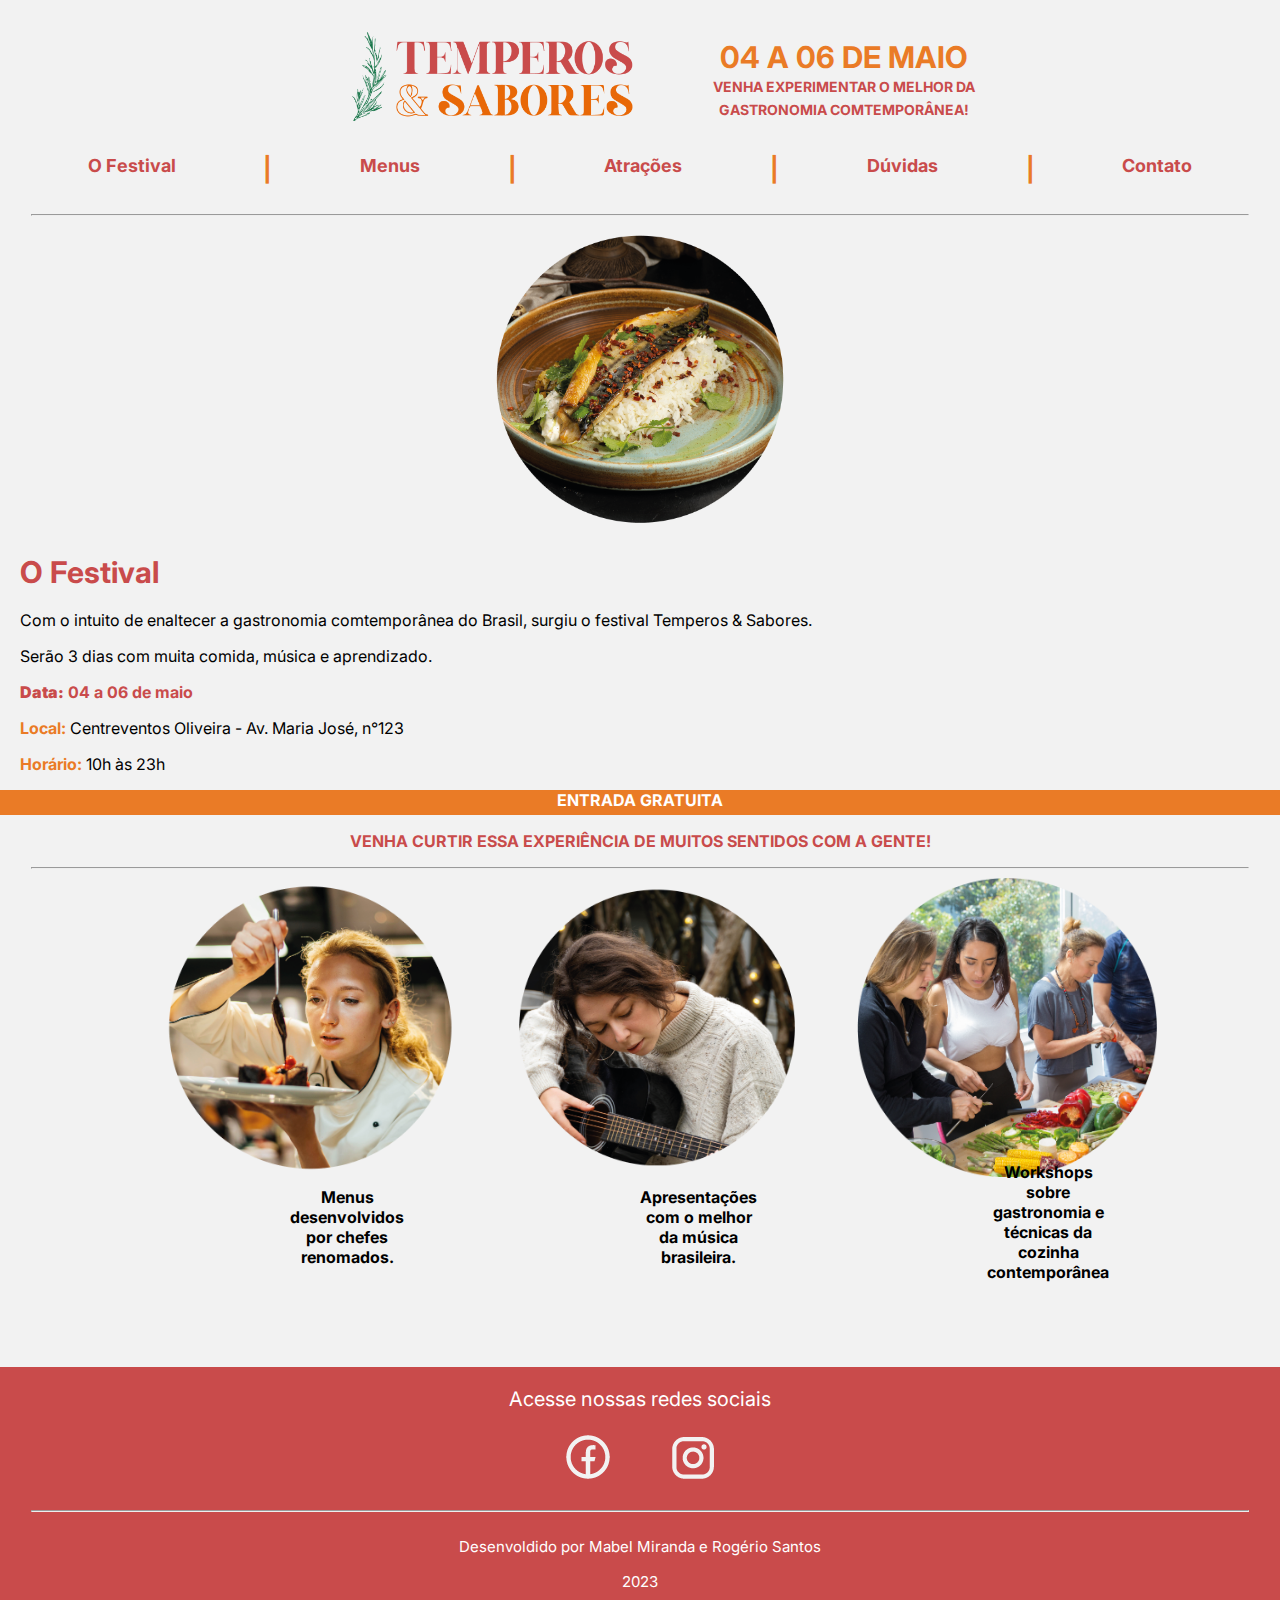
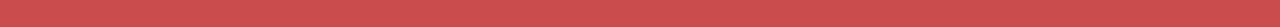
<file: ofestival.html>
<!DOCTYPE html>
<html lang="pt-br">

<head>
    <meta charset="UTF-8">
    <meta http-equiv="X-UA-Compatible" content="IE=edge">
    <meta name='viewport' content='width=device-width, initial-scale=1, maximum-scale=1, minimum-scale=1'>
    <title>Festival Gastronômico Temperos & Sabores</title>
    <meta name="keywords" content="comida, bebida, festival, evento, gastronomia">
    <meta name="description" content="site sobre comidas e bebidas, festival gastronômico, evento gastronômico">
    <link rel="stylesheet" href="styles/ofestival.css">
    <link rel="preconnect" href="https://fonts.googleapis.com">
    <link rel="preconnect" href="https://fonts.gstatic.com" crossorigin>
    <link href="https://fonts.googleapis.com/css2?family=Inter&display=swap" rel="stylesheet">
</head>

<body>

    <header class="cabecalho">

        <div class="containerLogo">
            <a href="index.html">
                <img class="logo" src="imagens/logotipo.png" alt="logotipo do site" />
            </a>
        </div>

        <div class="containerApresentacao">
            <p class="data">04 A 06 DE MAIO</p>
            <span class="texto">VENHA EXPERIMENTAR O MELHOR DA<p>GASTRONOMIA COMTEMPORÂNEA!</p></span>
        </div>

    </header>

    <main class="containerCorpo">

        <nav class="containerNav">
            <span class="menuNav"><b><a class="link" href="ofestival.html">O Festival</a></b></span><span
                class="barraNav">|</span>
            <span class="menuNav"><b><a class="link" href="menus.html">Menus</a></b></span><span
                class="barraNav">|</span>
            <span class="menuNav"><b><a class="link" href="atracoes.html">Atrações</a></b></span><span
                class="barraNav">|</span>
            <span class="menuNav"><b><a class="link" href="duvidas.html">Dúvidas</a></b></span><span
                class="barraNav">|</span>
            <span class="menuNav"><b><a class="link" href="contato.html">Contato</a></b></span>
        </nav>
        <hr>

        <section class="secaoUm">

            <div class="containerFestival">
                <img class="imgFestival" src="imagens/imgFestival.png" alt="prato de comida festival" />
            </div>

            <div>
                <h1 class="tituloFestival">O Festival</h1>
            </div>

            <div class="informUm">
                <p>Com o intuito de enaltecer a gastronomia comtemporânea do Brasil, surgiu o festival Temperos &
                    Sabores.
                </p>
                <p>Serão 3 dias com muita comida, música e aprendizado.</p>
                <p class="textoUm"><b>Data:</b> 04 a 06 de maio</p>
                <p class="textoDois"><b class="inicioUm">Local:</b> Centreventos Oliveira - Av. Maria José, n°123</p>
                <p class="textoTres"><b class="inicioDois">Horário:</b> 10h às 23h</p>
            </div>

            <div class="containerDestaque">
                <span class="textoDestaqueUm">ENTRADA GRATUITA</span>
            </div>

            <div>
                <P class="textoDestaqueDois">VENHA CURTIR ESSA EXPERIÊNCIA DE MUITOS SENTIDOS COM A GENTE!</P>
                <hr>
            </div>

        </section>

        <section class="secaoDois">

            <div class="informDois">
                <img class="categUm" src="imagens/bannerCategoria1.png" alt="primeiro banner categoria" />
                <p class="textoMenus">Menus desenvolvidos por chefes renomados.</p><br>

                <img class="categDois" src="imagens/bannerCategoria2.png" alt="segundo banner categoria" />
                <p class="textoApresentacoes">Apresentações com o melhor da música brasileira.</p><br>

                <img class="categTres" src="imagens/bannerCategoria3.png" alt="segundo banner categoria" />
                <p class="textoWorkshops">Workshops sobre gastronomia e técnicas da cozinha contemporânea</p>
            </div>

        </section>

    </main>

    <footer class="rodape">

        <div class="selosRodape">
            <h2 class="tituloRodape">Acesse nossas redes sociais</h2>
            <img class="iconUm" src="imagens/facebookIcon.png" alt="ícone do facebook" />
            <img class="iconDois" src="imagens/instagramIcon.png" alt="ícone do instagram" />
            <hr>
            <p class="textoRodapeUm">Desenvoldido por Mabel Miranda e Rogério Santos</p>
            <p class="textoRodapeDois">2023</p>
        </div>

    </footer>

</body>

</html>
</file>
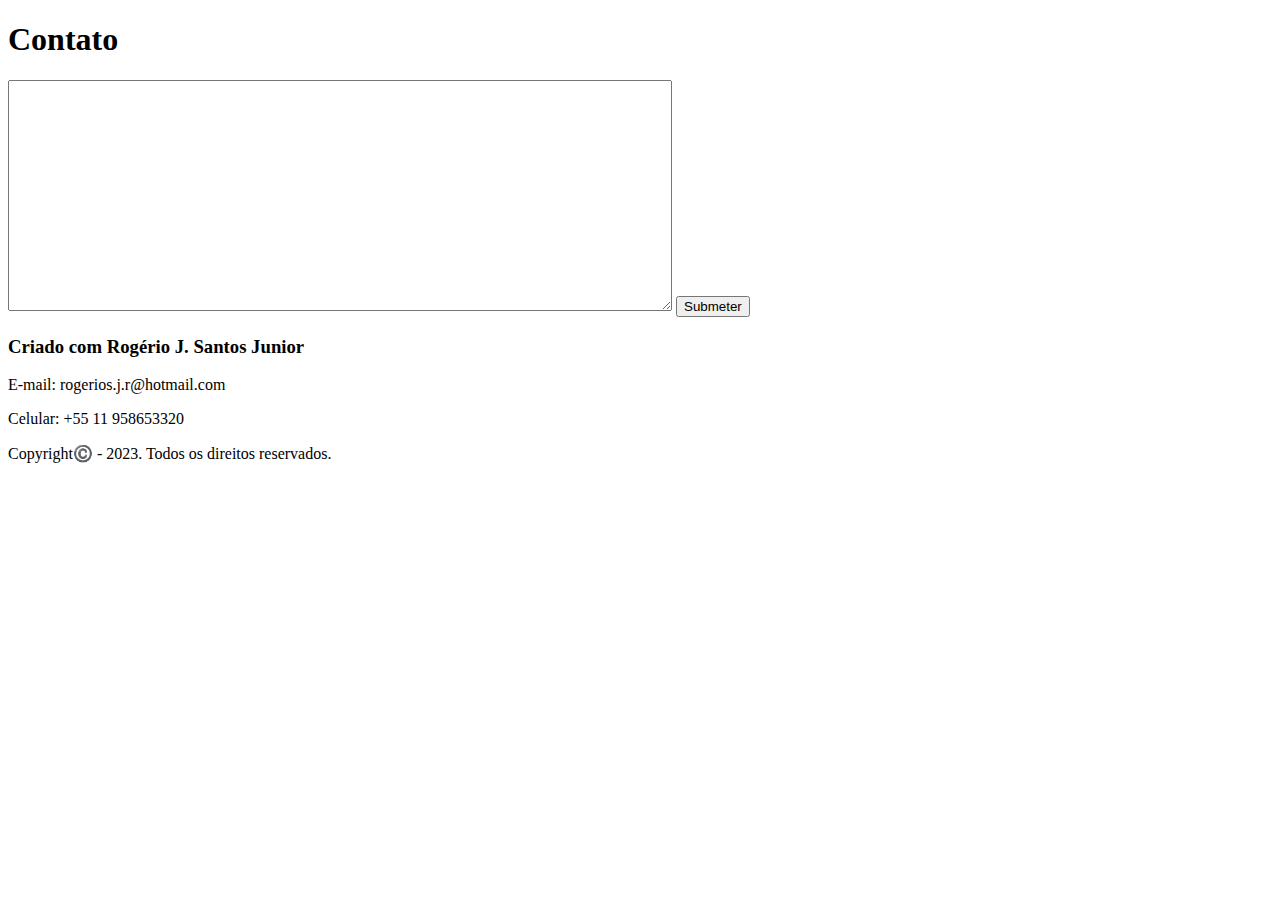
<file: paginas/paginacontato.html>
<!DOCTYPE html>
<html lang="pt">

<head>
    <meta charset="UTF-8">
    <meta http-equiv="X-UA-Compatible" content="IE=edge">
    <meta name="viewport" content="width=device-width, initial-scale=1.0">
    <title>Festival Gastronômico</title>
    <meta name="keywords" content="contato, suporte, ajuda">
    <meta name="description"
        content="site sobre comidas e bebidas, festival gastronômico, evento gastronômico, contato, suporte, ajuda">
</head>

<header>
    <div>
    <h1>Contato</h1>
</div>
</header>

<body>
    <div>
    <textarea name="Caixa de contato" cols="80" rows="15"></textarea>
    <button>Submeter</button>
</div>
</body>

<footer>
    <div>
        <h3>Criado com Rogério J. Santos Junior</h3>
    </div>
    <div>
        <p>E-mail: rogerios.j.r@hotmail.com</p>
        <p>Celular: +55 11 958653320</p>
        <p>Copyright©️ - 2023. Todos os direitos reservados.</p>
    </div>
</footer>

</html>
</file>
<file: styles/atracoes.css>
body {
  margin: 0;
  padding: 0;
  background-color: #F2F2F2;
}

hr {
  width: 95%;
}

header {
  width: auto;
  height: auto;
  margin: 0;
  padding: 0;
}

.logo {
  width: 100%;
  height: 100%;
}

.containerApresentacao {
  width: 100%;
  height: 100%;
  margin-top: -6%;
  margin-bottom: 10%;
  text-align: center;
}

.data {
  font-size: 23px;
  font-weight: bold;
  color: #EA7B26;
  font-family: 'Inter', sans-serif;
}

.texto {
  line-height: 1%;
  font-size: 14px;
  font-weight: bold;
  color: #C94B4B;
  font-family: 'Inter', sans-serif;
}

.containerNav {
  margin-top: 50px;
  margin-bottom: 30px;
  text-align: center;
  font-weight: bold;
  display: flex;
  justify-content: space-evenly;
  font-family: 'Inter', sans-serif;
}

.barraNav {
  font-size: x-large;
  font-weight: bold;
  color: #EA7B26;
}

.link:link {
  color: #C94B4B;
  font-weight: bold;
}

.link:visited {
  color: #C94B4B;
}

.link:hover {
  text-decoration: none;
  color: #EA7B26;
}

.link {
  text-decoration: none;
}

footer {
  width: auto;
  height: 260px;
  color: #ffff;
  background-color: #C94B4B;
  font-family: 'Inter', sans-serif;
}

.tituloRodape {
  padding-top: 20px;
  font-weight: bold;
  font-size: 20px;
}

.textoRodapeUm {
  padding-top: 20px;
  padding-bottom: 20px;
  line-height: 0;
  font-size: 15px;
}

.textoRodapeDois {
  padding-bottom: 20px;
  line-height: 0;
  font-size: 15px;
}

.rodape {
  text-align: center;
}

.iconUm {
  padding-bottom: 10px;
  padding-right: 20px;
}

.iconDois {
  padding-bottom: 10px;
  padding-left: 20px;
}

.titulo {
  margin-left: 5%;
  margin-top: 3%;
  margin-bottom: 3%;
  font-size: 30px;
  color: #C94B4B;
  font-family: 'Inter', sans-serif;
}

.seletor {
  width: 90%;
  height: auto;
  margin-left: 5%;
  font-weight: bold;
  color: #fff;
  background-color: #C94B4B;
  font-family: 'Inter', sans-serif;
  display: flex;
  justify-content: center;
}

.containerFiltrar {
  text-align: center;
  margin-bottom: 5%;
}

#selecionarDatas {
  font-weight: bold;
  font-family: 'Inter', sans-serif;
}

#selecionarTipos {
  font-weight: bold;
  font-family: 'Inter', sans-serif;
}

fieldset {
  border: none;
}

h4 {
  font-family: 'Inter', sans-serif;
}

p {
  font-family: 'Inter', sans-serif;
}

article {
  margin-bottom: 3%;
}

.imgShows {
  width: 75%;
  margin-left: 12%;
}

.imgWorkshops {
  width: 75%;
  margin-left: 12%;
}

.descricao {
  text-align: center;
}

@media only screen and (min-width: 480px) {
  .menuNav {
    font-size: 18px;
  }
}

@media only screen and (min-width: 768px) {
  header {
    display: flex;
    justify-content: center;
  }

  .logo {
    height: 85%;
  }

  .containerLogo {
    margin-left: 4%;
    position: relative;
  }

  .containerApresentacao {
    margin-top: 4%;
    margin-right: 9%;
    position: relative;
  }

  .containerNav {
    margin-top: -2%;
  }

  .menuNav {
    font-size: 18px;
  }

  .filtrar {
    font-size: 20px;
    top: 27px;
    right: 50px;
    position: relative;
  }

  .datas {
    font-size: 20px;
  }

  .tipos {
    font-size: 20px;
  }

  .containerFiltrar {
    left: 70px;
    bottom: 15px;
    position: relative;
  }

  .seletor {
    padding-bottom: 1%;
    font-size: larger;
  }

  article {
    display: inline-block;
  }

  .menuGrade {
    text-align: center;
  }

  .imgShows {
    margin-left: 0;
  }

  .imgWorkshops {
    margin-left: 0;
  }
}

@media only screen and (min-width: 1000px) and (min-width: 1024px) {
  .containerLogo {
    margin-left: 10%;
    position: relative;
  }
}

@media only screen and (min-width: 1200px) {
  .logo {
    height: 98%;
  }

  .containerLogo {
    margin-bottom: 10%;
    margin-left: 25%;
    position: relative;
  }

  .containerApresentacao {
    margin-right: 20%;
    margin-top: 1.5%;
    position: relative;
  }

  .containerNav {
    margin-top: -140px;
  }
}
</file>
<file: styles/contato.css>
body {
  margin: 0;
  padding: 0;
  background-color: #F2F2F2;
}

hr {
  width: 95%;
}

header {
  width: auto;
  height: auto;
  margin: 0;
  padding: 0;
}

.logo {
  width: 100%;
  height: 100%;
}

.containerApresentacao {
  width: 100%;
  height: 100%;
  margin-top: -6%;
  margin-bottom: 10%;
  text-align: center;
  font-weight: bold;
}

.data {
  font-size: 23px;
  font-weight: bold;
  color: #EA7B26;
  font-family: 'Inter', sans-serif;
}

.texto {
  line-height: 2%;
  font-size: 14px;
  font-weight: bold;
  color: #C94B4B;
  font-family: 'Inter', sans-serif;
}

.containerNav {
  margin-top: 30px;
  margin-bottom: 30px;
  text-align: center;
  font-weight: bold;
  display: flex;
  justify-content: space-evenly;
  font-family: 'Inter', sans-serif;
}

.barraNav {
  font-size: x-large;
  font-weight: bold;
  color: #EA7B26;
}

.link:link {
  color: #C94B4B;
  font-weight: bold;
}

.link:visited {
  color: #C94B4B;
}

.link:hover {
  text-decoration: none;
  color: #EA7B26;
}

.link {
  text-decoration: none;
}

.secaoDois {
  margin-left: 20px;
  margin-right: 20px;
  font-weight: bold;
  font-family: 'Inter', sans-serif;
}

.tituloContato {
  font-size: 25px;
  font-weight: bold;
  margin-bottom: 25px;
  color: #C94B4B;
}

.nome {
  border-radius: 20px;
  border-color: #EA7B26;
  border-width: 3px;
  border-style: solid;
}

.email {
  border-radius: 20px;
  border-color: #EA7B26;
  border-width: 3px;
  border-style: solid;
}

.caixaTexto {
  width: 97%;
  height: 200px;
  border-radius: 20px;
  border-color: #EA7B26;
  border-width: 3px;
  border-style: solid;
}

.botao {
  width: 130px;
  height: 30px;
  margin-bottom: 20px;
  border-radius: 10px;
  color: #ffff;
  background-color: #C94B4B;
  border-color: #C94B4B;
  border-style: none;
}

footer {
  width: auto;
  height: 260px;
  color: #ffff;
  background-color: #C94B4B;
  font-family: 'Inter', sans-serif;
}

.tituloRodape {
  padding-top: 20px;
  font-weight: normal;
  font-size: 20px;
}

.textoRodapeUm {
  padding-top: 20px;
  padding-bottom: 20px;
  line-height: 0;
  font-size: 15px;
}

.textoRodapeDois {
  padding-bottom: 20px;
  line-height: 0;
  font-size: 15px;
}

.rodape {
  text-align: center;
}

.iconUm {
  padding-bottom: 10px;
  padding-right: 20px;
}

.iconDois {
  padding-bottom: 10px;
  padding-left: 20px;
}

.textoWorkshops {
  margin-top: 5px;
}

@media only screen and (min-width: 480px) {
}

@media only screen and (min-width: 768px) {
}

@media only screen and (min-width: 1024px) {
}

@media only screen and (min-width: 1200px) {
}
</file>
<file: styles/duvidas.css>
body {
  margin: 0;
  padding: 0;
  background-color: #F2F2F2;
}

hr {
  width: 95%;
}

header {
  width: auto;
  height: auto;
  margin: 0;
  padding: 0;
}

.logo {
  width: 100%;
  height: 100%;
}

.containerApresentacao {
  width: 100%;
  height: 100%;
  margin-top: -6%;
  margin-bottom: 10%;
  text-align: center;
}

.data {
  font-size: 23px;
  font-weight: bold;
  color: #EA7B26;
  font-family: 'Inter', sans-serif;
}

.texto {
  line-height: 1%;
  font-size: 14px;
  font-weight: bold;
  color: #C94B4B;
  font-family: 'Inter', sans-serif;
}

.containerNav {
  margin-top: 50px;
  margin-bottom: 30px;
  text-align: center;
  font-weight: bold;
  display: flex;
  justify-content: space-evenly;
  font-family: 'Inter', sans-serif;
}

.barraNav {
  font-size: x-large;
  font-weight: bold;
  color: #EA7B26;
}

.link:link {
  color: #C94B4B;
  font-weight: bold;
}

.link:visited {
  color: #C94B4B;
}

.link:hover {
  text-decoration: none;
  color: #EA7B26;
}

.link {
  text-decoration: none;
}

footer {
  width: auto;
  height: 260px;
  color: #ffff;
  background-color: #C94B4B;
  font-family: 'Inter', sans-serif;
}

.tituloRodape {
  padding-top: 20px;
  font-weight: bold;
  font-size: 20px;
}

.textoRodapeUm {
  padding-top: 20px;
  padding-bottom: 20px;
  line-height: 0;
  font-size: 15px;
}

.textoRodapeDois {
  padding-bottom: 20px;
  line-height: 0;
  font-size: 15px;
}

.rodape {
  text-align: center;
}

.iconUm {
  padding-bottom: 10px;
  padding-right: 20px;
}

.iconDois {
  padding-bottom: 10px;
  padding-left: 20px;
}

.titulo {
  margin-left: 5%;
  margin-top: 3%;
  margin-bottom: 3%;
  font-size: 30px;
  color: #C94B4B;
  font-family: 'Inter', sans-serif;
}

.tituloPergunta {
  margin-left: 5%;
  font-family: 'Inter', sans-serif;
}

.resposta {
  margin-left: 5%;
  margin-bottom: 3%;
  font-family: 'Inter', sans-serif;
}

@media only screen and (min-width: 480px) {
  .menuNav {
    font-size: 18px;
  }
}

@media only screen and (min-width: 768px) {
  header {
    display: flex;
    justify-content: center;
  }

  .logo {
    height: 85%;
  }

  .containerLogo {
    margin-left: 4%;
    position: relative;
  }

  .containerApresentacao {
    margin-top: 4%;
    margin-right: 9%;
    position: relative;
  }

  .containerNav {
    margin-top: -2%;
  }

  .menuNav {
    font-size: 18px;
  }
}

@media only screen and (min-width: 1000px) and (min-width: 1024px) {
  .containerLogo {
    margin-left: 10%;
    position: relative;
  }
}

@media only screen and (min-width: 1200px) {
  .logo {
    height: 98%;
  }

  .containerLogo {
    margin-bottom: 10%;
    margin-left: 25%;
    position: relative;
  }

  .containerApresentacao {
    margin-right: 20%;
    margin-top: 1.5%;
    position: relative;
  }

  .containerNav {
    margin-top: -140px;
  }
}
</file>
<file: styles/menus.css>
body {
  margin: 0;
  padding: 0;
  background-color: #F2F2F2;
}

hr {
  width: 95%;
}

header {
  width: auto;
  height: auto;
  margin: 0;
  padding: 0;
}

.logo {
  width: 100%;
  height: 100%;
}

.containerApresentacao {
  width: 100%;
  height: 100%;
  margin-top: -6%;
  margin-bottom: 10%;
  text-align: center;
}

.data {
  font-size: 23px;
  font-weight: bold;
  color: #EA7B26;
  font-family: 'Inter', sans-serif;
}

.texto {
  line-height: 1%;
  font-size: 14px;
  font-weight: bold;
  color: #C94B4B;
  font-family: 'Inter', sans-serif;
}

.containerNav {
  margin-top: 50px;
  margin-bottom: 30px;
  text-align: center;
  font-weight: bold;
  display: flex;
  justify-content: space-evenly;
  font-family: 'Inter', sans-serif;
}

.barraNav {
  font-size: x-large;
  font-weight: bold;
  color: #EA7B26;
}

.link:link {
  color: #C94B4B;
  font-weight: bold;
}

.link:visited {
  color: #C94B4B;
}

.link:hover {
  text-decoration: none;
  color: #EA7B26;
}

.link {
  text-decoration: none;
}

footer {
  width: auto;
  height: 260px;
  color: #ffff;
  background-color: #C94B4B;
  font-family: 'Inter', sans-serif;
}

.tituloRodape {
  padding-top: 20px;
  font-weight: bold;
  font-size: 20px;
}

.textoRodapeUm {
  padding-top: 20px;
  padding-bottom: 20px;
  line-height: 0;
  font-size: 15px;
}

.textoRodapeDois {
  padding-bottom: 20px;
  line-height: 0;
  font-size: 15px;
}

.rodape {
  text-align: center;
}

.iconUm {
  padding-bottom: 10px;
  padding-right: 20px;
}

.iconDois {
  padding-bottom: 10px;
  padding-left: 20px;
}

.titulo {
  margin-left: 5%;
  margin-top: 3%;
  margin-bottom: 3%;
  font-size: 30px;
  color: #C94B4B;
  font-family: 'Inter', sans-serif;
}

.seletor {
  width: 90%;
  height: auto;
  margin-left: 5%;
  font-weight: bold;
  color: #fff;
  background-color: #C94B4B;
  font-family: 'Inter', sans-serif;
  display: flex;
  justify-content: center;
}

.containerFiltrar {
  text-align: center;
  margin-bottom: 5%;
}

#selecionarDatas {
  font-weight: bold;
  font-family: 'Inter', sans-serif;
}

#selecionarPratos {
  font-weight: bold;
  font-family: 'Inter', sans-serif;
}

fieldset {
  border: none;
}

h4 {
  font-family: 'Inter', sans-serif;
}

p {
  font-family: 'Inter', sans-serif;
}

article {
  margin-bottom: 3%;
}

.imgPratos {
  width: 75%;
  margin-left: 12%;
}

.descricao {
  text-align: center;
}

@media only screen and (min-width: 480px) {
  .menuNav {
    font-size: 18px;
  }
}

@media only screen and (min-width: 768px) {
  header {
    display: flex;
    justify-content: center;
  }

  .logo {
    height: 85%;
  }

  .containerLogo {
    margin-left: 4%;
    position: relative;
  }

  .containerApresentacao {
    margin-top: 4%;
    margin-right: 9%;
    position: relative;
  }

  .containerNav {
    margin-top: -2%;
  }

  .menuNav {
    font-size: 18px;
  }

  .filtrar {
    font-size: 20px;
    top: 27px;
    right: 50px;
    position: relative;
  }

  .pratos {
    font-size: 20px;
  }

  .containerFiltrar {
    left: 70px;
    bottom: 15px;
    position: relative;
  }

  .seletor {
    padding-bottom: 1%;
    font-size: larger;
  }

  article {
    display: inline-block;
  }

  .menuGrade {
    text-align: center;
  }

  .imgPratos {
    margin-left: 0;
  }
}

@media only screen and (min-width: 1000px) and (min-width: 1024px) {
  .containerLogo {
    margin-left: 10%;
    position: relative;
  }
}

@media only screen and (min-width: 1200px) {
  .logo {
    height: 98%;
  }

  .containerLogo {
    margin-bottom: 10%;
    margin-left: 25%;
    position: relative;
  }

  .containerApresentacao {
    margin-right: 20%;
    margin-top: 1.5%;
    position: relative;
  }

  .containerNav {
    margin-top: -140px;
  }
}
</file>
<file: styles/ofestival.css>
body {
  margin: 0;
  padding: 0;
  background-color: #F2F2F2;
}

hr {
  width: 95%;
}

header {
  width: auto;
  height: auto;
  margin: 0;
  padding: 0;
}

.logo {
  width: 100%;
  height: 100%;
}

.containerApresentacao {
  width: 100%;
  height: 100%;
  margin-top: -6%;
  margin-bottom: 10%;
  text-align: center;
}

.data {
  font-size: 23px;
  font-weight: bold;
  color: #EA7B26;
  font-family: 'Inter', sans-serif;
}

.texto {
  line-height: 2%;
  font-size: 14px;
  font-weight: bold;
  color: #C94B4B;
  font-family: 'Inter', sans-serif;
}

.containerNav {
  margin-top: 30px;
  margin-bottom: 30px;
  text-align: center;
  font-weight: bold;
  display: flex;
  justify-content: space-evenly;
  font-family: 'Inter', sans-serif;
}

.barraNav {
  font-size: x-large;
  font-weight: bold;
  color: #EA7B26;
}

.link:link {
  color: #C94B4B;
  font-weight: bold;
}

.link:visited {
  color: #C94B4B;
}

.link:hover {
  text-decoration: none;
  color: #EA7B26;
}

.link {
  text-decoration: none;
}

.containerFestival {
  width: auto;
  height: 300px;
  display: flex;
  justify-content: center;
}

.secaoUm {
  font-family: 'Inter', sans-serif;
}

.secaoDois {
  margin-left: 20px;
  margin-right: 20px;
  font-weight: bold;
  font-family: 'Inter', sans-serif;
}

.tituloFestival {
  font-size: 30px;
  font-weight: bold;
  margin-top: -20px;
  margin-left: 20px;
  margin-right: 20px;
  color: #C94B4B;
}

.tituloProgramacao {
  font-size: 30px;
  font-weight: bold;
  margin-top: 30px;
  margin-left: 20px;
  margin-right: 20px;
  color: #C94B4B;
}

.informUm {
  margin-left: 20px;
  margin-right: 20px;
}

.informDois {
  margin-right: 20px;
  margin-bottom: 40px;
  margin-left: 20px;
  text-align: center;
  font-weight: bold;
}

.imgFestival {
  width: auto;
  height: 80%;
  margin-top: 10px;
}

.categUm {
  width: 70%;
  height: 70%;
}

.categDois {
  width: 70%;
  height: 70%;
}

.categTres {
  width: 70%;
  height: 70%;
}

.textoUm {
  font-weight: bold;
  color: #C94B4B;
}

.inicioUm {
  color: #EA7B26;
}

.inicioDois {
  color: #EA7B26;
}

.containerDestaque {
  height: 25px;
  text-align: center;
  font-weight: bold;
  color: #ffff;
  background-color: #EA7B26;
}

.textoDestaqueDois {
  text-align: center;
  font-weight: bold;
  color: #C94B4B;
}

.tituloContato {
  font-size: 25px;
  font-weight: bold;
  margin-bottom: 25px;
  color: #C94B4B;
}

.nome {
  border-radius: 20px;
  border-color: #EA7B26;
  border-width: 3px;
  border-style: solid;
}

.email {
  border-radius: 20px;
  border-color: #EA7B26;
  border-width: 3px;
  border-style: solid;
}

.caixaTexto {
  width: 100%;
  height: 200px;
  border-radius: 20px;
  border-color: #EA7B26;
  border-width: 3px;
  border-style: solid;
}

.botao {
  width: 130px;
  height: 30px;
  margin-bottom: 20px;
  border-radius: 10px;
  color: #ffff;
  background-color: #C94B4B;
  border-color: #C94B4B;
  border-style: none;
}

footer {
  width: auto;
  height: 260px;
  color: #ffff;
  background-color: #C94B4B;
  font-family: 'Inter', sans-serif;
}

.tituloRodape {
  padding-top: 20px;
  font-weight: normal;
  font-size: 20px;
}

.textoRodapeUm {
  padding-top: 20px;
  padding-bottom: 20px;
  line-height: 0;
  font-size: 15px;
}

.textoRodapeDois {
  padding-bottom: 20px;
  line-height: 0;
  font-size: 15px;
}

.rodape {
  text-align: center;
}

.iconUm {
  padding-bottom: 10px;
  padding-right: 20px;
}

.iconDois {
  padding-bottom: 10px;
  padding-left: 20px;
}

.textoWorkshops {
  margin-top: 5px;
}

@media only screen and (min-width: 480px) {
  .menuNav {
    font-size: 18px;
  }

  .tituloFestival {
    margin-top: 30px;
    margin-left: 20px;
    margin-right: 20px;
    color: #C94B4B;
  }

  .imgFestival {
    width: auto;
    height: auto;
  }

  .categUm {
    width: auto;
    height: 300px;
  }

  .categDois {
    width: auto;
    height: 300px;
  }

  .categTres {
    width: auto;
    height: 300px;
  }

  .caixaTexto {
    width: 100%;
  }
}

@media only screen and (min-width: 768px) {
  header {
    display: flex;
    justify-content: center;
  }

  .logo {
    height: 85%;
  }

  .containerLogo {
    margin-left: 4%;
    position: relative;
  }

  .containerApresentacao {
    margin-top: 4%;
    margin-right: 9%;
    position: relative;
  }

  .containerNav {
    margin-top: -4%;
  }

  .menuNav {
    font-size: 18px;
  }

  .imgFestival {
    width: auto;
    height: auto;
  }

  .informDois {
    font-weight: bold;
    margin-bottom: 190px;
    display: flex;
    align-items: center;
    justify-content: space-evenly;
  }

  .categUm {
    width: 210px;
    height: 220px;
    left: 120px;
    position: relative;
  }

  .textoMenus {
    top: 180px;
    right: 50px;
    position: relative;
  }

  .categDois {
    width: 210px;
    height: 220px;
    left: 60px;
    position: relative;
  }

  .textoApresentacoes {
    top: 180px;
    right: 100px;
    position: relative;
  }

  .categTres {
    width: 210px;
    height: 220px;
    position: relative;
  }

  .textoWorkshops {
    top: 200px;
    right: 170px;
    position: relative;
  }

  .data {
    font-size: 30px;
    margin-top: 20px;
    margin-bottom: 3px;
  }

  .caixaContato {
    margin-right: 200px;
  }

  .caixaTexto {
    width: 100%;
  }

  .botao {
    display: flex;
    flex-wrap: wrap;
    align-items: center;
    justify-content: center;
  }
}

@media only screen (min-width: 1000px) and (min-width: 1024px) {
  .containerLogo {
    margin-left: 10%;
    position: relative;
  }
}

@media only screen and (min-width: 1200px) {
  .logo {
    height: 98%;
  }

  .containerLogo {
    margin-bottom: 10%;
    margin-left: 25%;
    position: relative;
  }

  .containerApresentacao {
    margin-right: 20%;
    margin-top: 1.5%;
    position: relative;
  }

  .containerNav {
    margin-top: -130px;
  }

  .categUm {
    width: 300px;
    height: 300px;
    position: relative;
  }

  .textoMenus {
    top: 200px;
    position: relative;
  }

  .categDois {
    width: 300px;
    height: 300px;
    position: relative;
  }

  .textoApresentacoes {
    top: 200px;
    position: relative;
  }

  .categTres {
    width: 300px;
    height: 300px;
    position: relative;
  }

  .textoWorkshops {
    top: 200px;
    position: relative;
  }

  .caixaTexto {
    width: 70%;
  }
}
</file>
